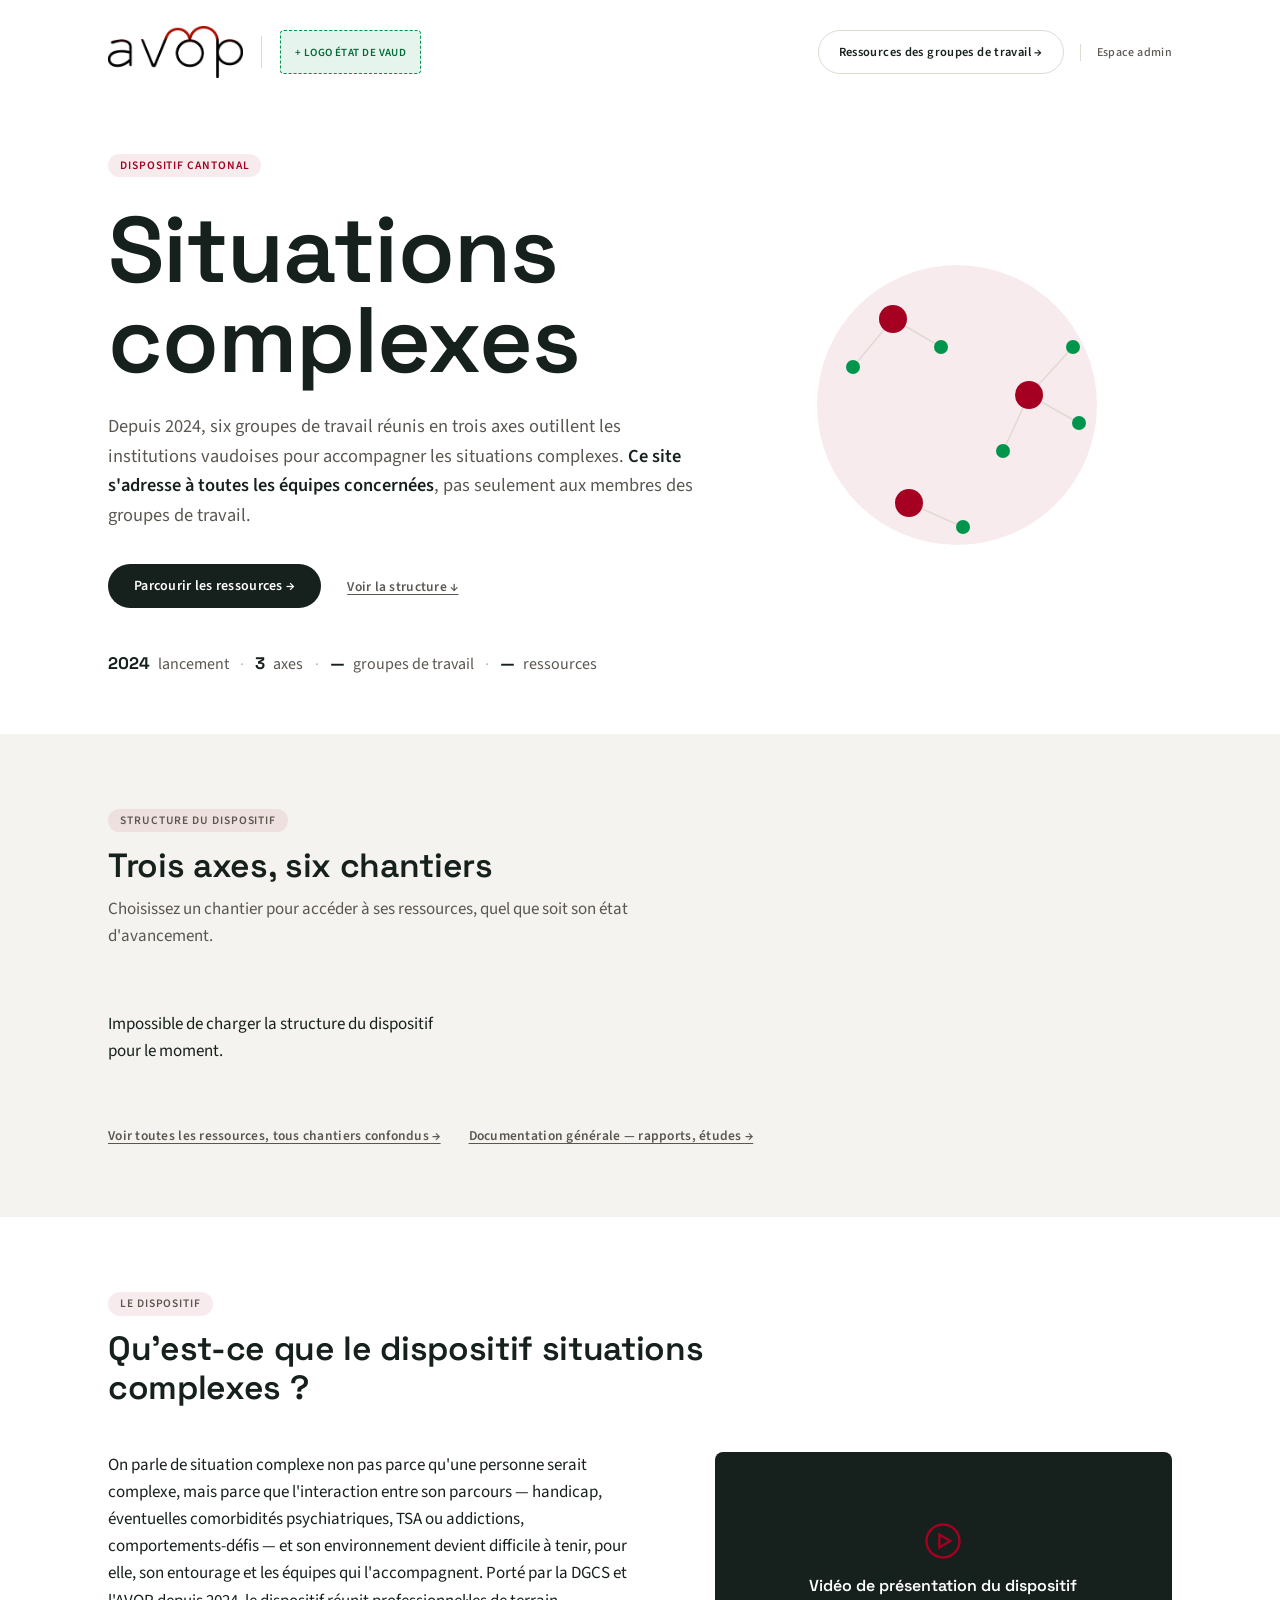
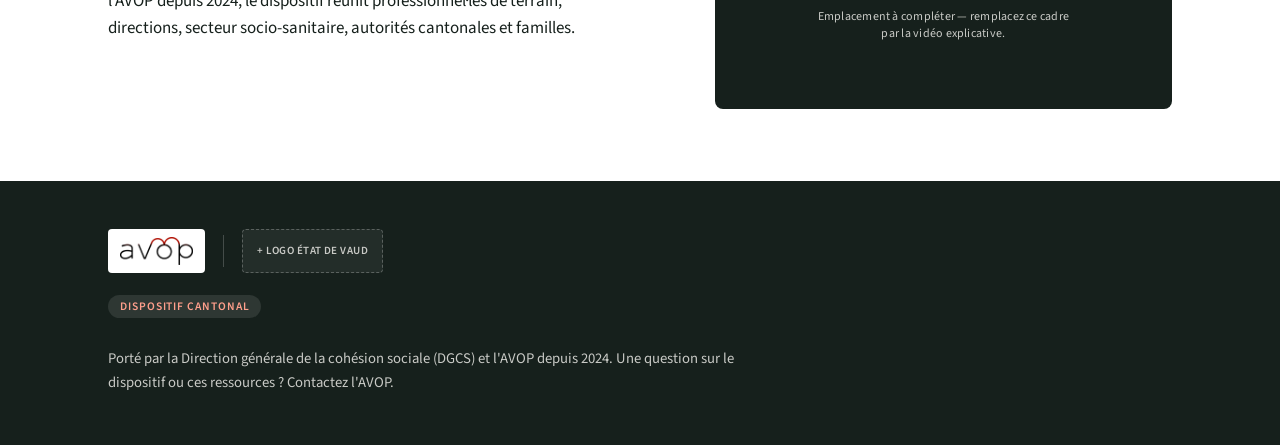
<file: index.html>
<!doctype html>
<html lang="fr">
<head>
<meta charset="utf-8">
<meta name="viewport" content="width=device-width, initial-scale=1">
<meta name="robots" content="noindex, nofollow">
<title>Situations complexes — Accompagnement des personnes adultes en situation de handicap</title>
<link rel="preconnect" href="https://fonts.googleapis.com">
<link rel="preconnect" href="https://fonts.gstatic.com" crossorigin>
<link href="https://fonts.googleapis.com/css2?family=Space+Grotesk:wght@500;600;700&family=Source+Sans+3:wght@400;500;600;700&display=swap" rel="stylesheet">
<link rel="stylesheet" href="assets/theme.css">
<style>
.bandeau{background:var(--surface);padding:26px 0 56px}
.entete{display:flex;justify-content:space-between;align-items:center;gap:16px;margin-bottom:64px;flex-wrap:wrap}
.entete .co-marque .logo-avop{height:52px}
.nav-entete{display:flex;align-items:center;gap:16px}
.lien-ressources{display:inline-flex;align-items:center;min-height:var(--cible);font:600 12.5px var(--texte);letter-spacing:.03em;color:var(--encre);text-decoration:none;border:1px solid var(--trait);border-radius:30px;padding:0 20px;transition:.15s}
.lien-ressources:hover{border-color:var(--rouge-avop);color:var(--rouge-avop)}
.lien-admin{font:500 12px var(--texte);letter-spacing:.03em;color:var(--sourdine);text-decoration:none;padding-left:16px;border-left:1px solid var(--trait)}
.lien-admin:hover{color:var(--rouge-avop)}

h1{font:600 clamp(3rem,7.5vw,5.8rem)/.98 var(--titre);max-width:820px;margin:16px 0 26px}
.chapo{color:var(--sourdine);font-size:1.15rem;line-height:1.6;max-width:600px;margin:0 0 34px}
.chapo strong{color:var(--encre);font-weight:600}

.cta-ligne{display:flex;align-items:center;gap:26px;flex-wrap:wrap;margin-bottom:44px}

.stats-ligne{display:flex;flex-wrap:wrap;align-items:baseline;gap:.5em;color:var(--sourdine);font-size:1rem;margin:0}
.stats-ligne strong{font:700 1.05em var(--titre);color:var(--encre)}
.stats-ligne .sep{opacity:.4;padding:0 .2em}

/* Repère graphique : trois nœuds d'axe (rouge) reliés à six nœuds de chantier
   (vert) — un aperçu abstrait de la structure du dispositif, pas une image
   décorative gratuite. */
.hero-grille{display:grid;grid-template-columns:1fr;align-items:center;gap:20px}
.hero-visuel{display:none}
.hero-visuel svg{width:100%;height:auto;max-width:300px;margin-left:auto}
.hero-visuel .fond{fill:var(--rouge-teinte)}
.hero-visuel line{stroke:var(--trait);stroke-width:1.5}
.hero-visuel .noeud-axe{fill:var(--rouge-avop)}
.hero-visuel .noeud-chantier{fill:var(--vert-vaud)}
@media(min-width:980px){
  .hero-grille{grid-template-columns:1.3fr .7fr}
  .hero-visuel{display:block}
}

section.bloc{padding:72px 0}
section.bloc.contraste{background:var(--surface)}
.bloc-tete{max-width:600px;margin-bottom:44px}
.bloc-tete h2{font:600 2.1rem/1.15 var(--titre);margin:14px 0 10px}
.bloc-tete p{color:var(--sourdine);margin:0}

/* Sommaire : trois colonnes d'axe, sans bordures — l'espace fait la structure */
.axes-grille{display:grid;grid-template-columns:repeat(3,1fr);gap:44px 40px}
.axe-icone{width:34px;height:34px;display:flex;align-items:center;justify-content:center;margin-bottom:14px}
.axe-icone svg{width:26px;height:26px;stroke:var(--rouge-avop);fill:none;stroke-width:1.6;stroke-linecap:round;stroke-linejoin:round}
.axe-label{font:700 11.5px var(--titre);letter-spacing:.08em;text-transform:uppercase;color:var(--rouge-avop);margin:0 0 6px}
.axe-col h3{font:600 1.3rem/1.25 var(--titre);margin:0 0 24px}
.chantiers-mini{list-style:none;margin:0;padding:0;display:flex;flex-direction:column;gap:12px}
.chantiers-mini a{display:flex;gap:14px;align-items:center;text-decoration:none;color:inherit;background:var(--surface);border:1px solid var(--trait);border-radius:var(--rayon-lg);padding:14px 16px;transition:.15s}
.chantiers-mini a:hover,.chantiers-mini a:focus-visible{border-color:var(--rouge-avop);box-shadow:var(--ombre);transform:translateY(-1px)}
.chantiers-mini .num{flex:0 0 auto;display:flex;align-items:center;justify-content:center;width:28px;height:28px;border-radius:50%;border:1.5px solid var(--rouge-avop);color:var(--rouge-avop);font:700 .74rem var(--titre);font-variant-numeric:tabular-nums}
.chantiers-mini a:hover .num{background:var(--rouge-avop);color:#fff}
.chantiers-mini .corps{min-width:0;flex:1}
.chantiers-mini .txt{display:block;font:600 1.05rem/1.35 var(--titre);color:var(--encre)}
.chantiers-mini a:hover .txt{color:var(--rouge-avop)}
.chantiers-mini .etat{display:block;margin-top:4px;font:500 13.5px var(--texte);color:var(--sourdine)}
.chantiers-mini .etat.dispo{color:var(--vert-texte)}
.chantiers-mini .fleche{flex:0 0 auto;width:18px;height:18px;stroke:var(--trait);fill:none;stroke-width:2;stroke-linecap:round;stroke-linejoin:round;transition:.15s}
.chantiers-mini a:hover .fleche{stroke:var(--rouge-avop);transform:translateX(3px)}
.liens-complementaires{margin-top:44px;display:flex;flex-wrap:wrap;gap:8px 28px}

.dispositif-corps{display:grid;grid-template-columns:1.1fr .9fr;gap:48px;align-items:start}
.dispositif-texte p{margin:0;max-width:520px}
.dispositif-media{display:flex;flex-direction:column;gap:16px}
.video-cadre{position:relative;width:100%;aspect-ratio:16/9;background:var(--encre);border-radius:var(--rayon-lg);overflow:hidden}
.video-cadre iframe{position:absolute;inset:0;width:100%;height:100%;border:0}
.video-defaut{position:absolute;inset:0;display:flex;flex-direction:column;align-items:center;justify-content:center;gap:12px;color:#fff;text-align:center;padding:20px}
.video-defaut svg{width:44px;height:44px;stroke:var(--rouge-avop);fill:none;stroke-width:1.3}
.video-defaut strong{font:600 1rem var(--titre)}
.video-defaut span{font:12px var(--texte);letter-spacing:.02em;color:#c9cac6;max-width:260px}

@media(max-width:760px){
  .entete{margin-bottom:44px}
  .axes-grille{grid-template-columns:1fr;gap:36px}
  .dispositif-corps{grid-template-columns:1fr;gap:30px}
}
</style>
</head>
<body>
<header class="bandeau"><div class="enveloppe">
<div class="entete">
  <div class="co-marque">
    <img class="logo-avop" src="assets/AVOP-logo.webp" alt="AVOP — Association vaudoise des organisations privées pour personnes en difficulté">
    <div class="separateur" aria-hidden="true"></div>
    <!-- TODO : remplacer par le logo officiel de l'État de Vaud fourni par le porteur du projet -->
    <span class="logo-vaud-attente">+ logo État de Vaud</span>
  </div>
  <nav class="nav-entete"><a class="lien-ressources" href="ressources.html">Ressources des groupes de travail →</a><a class="lien-admin" href="admin.html">Espace admin</a></nav>
</div>
<div class="hero-grille">
<div class="hero-texte">
<p class="etiquette">Dispositif cantonal</p>
<h1>Situations<br>complexes</h1>
<p class="chapo">Depuis 2024, six groupes de travail réunis en trois axes outillent les institutions vaudoises pour accompagner les situations complexes. <strong>Ce site s'adresse à toutes les équipes concernées</strong>, pas seulement aux membres des groupes de travail.</p>
<div class="cta-ligne"><a class="bouton" href="ressources.html">Parcourir les ressources →</a><a class="lien-texte" href="#chantiers">Voir la structure ↓</a></div>
<p class="stats-ligne"><strong>2024</strong> lancement<span class="sep">·</span><strong>3</strong> axes<span class="sep">·</span><strong id="stat-chantiers">—</strong> groupes de travail<span class="sep">·</span><strong id="stat-ressources">—</strong> ressources</p>
</div>
<div class="hero-visuel" aria-hidden="true">
<svg viewBox="0 0 300 300"><circle class="fond" cx="150" cy="150" r="140"></circle>
<line x1="86" y1="64" x2="46" y2="112"></line>
<line x1="86" y1="64" x2="134" y2="92"></line>
<line x1="222" y1="140" x2="266" y2="92"></line>
<line x1="222" y1="140" x2="272" y2="168"></line>
<line x1="222" y1="140" x2="196" y2="196"></line>
<line x1="102" y1="248" x2="156" y2="272"></line>
<circle class="noeud-axe" cx="86" cy="64" r="14"></circle>
<circle class="noeud-axe" cx="222" cy="140" r="14"></circle>
<circle class="noeud-axe" cx="102" cy="248" r="14"></circle>
<circle class="noeud-chantier" cx="46" cy="112" r="7"></circle>
<circle class="noeud-chantier" cx="134" cy="92" r="7"></circle>
<circle class="noeud-chantier" cx="266" cy="92" r="7"></circle>
<circle class="noeud-chantier" cx="272" cy="168" r="7"></circle>
<circle class="noeud-chantier" cx="196" cy="196" r="7"></circle>
<circle class="noeud-chantier" cx="156" cy="272" r="7"></circle>
</svg>
</div>
</div>
</div></header>

<main>
<section class="bloc" id="chantiers"><div class="enveloppe">
<div class="bloc-tete"><p class="etiquette">Structure du dispositif</p><h2>Trois axes, six chantiers</h2><p>Choisissez un chantier pour accéder à ses ressources, quel que soit son état d'avancement.</p></div>
<div class="axes-grille" id="sommaire" aria-live="polite"></div>
<div class="liens-complementaires">
<a class="lien-texte" href="ressources.html">Voir toutes les ressources, tous chantiers confondus →</a>
<a class="lien-texte" id="lien-doc-generale" href="ressources.html?gt=general">Documentation générale — rapports, études <span id="nb-doc-generale"></span>→</a>
</div>
</div></section>

<!-- Zone éditoriale : adaptez ce texte de présentation du dispositif à votre contenu réel. -->
<section class="bloc contraste" id="dispositif"><div class="enveloppe">
<div class="bloc-tete"><p class="etiquette">Le dispositif</p><h2>Qu'est-ce que le dispositif situations complexes ?</h2></div>
<div class="dispositif-corps">
<div class="dispositif-texte">
<p>On parle de situation complexe non pas parce qu'une personne serait complexe, mais parce que l'interaction entre son parcours — handicap, éventuelles comorbidités psychiatriques, TSA ou addictions, comportements-défis — et son environnement devient difficile à tenir, pour elle, son entourage et les équipes qui l'accompagnent. Porté par la DGCS et l'AVOP depuis 2024, le dispositif réunit professionnel·les de terrain, directions, secteur socio-sanitaire, autorités cantonales et familles.</p>
</div>
<div class="dispositif-media">
<div class="video-cadre">
<!-- Remplacez ce bloc par une balise iframe pointant vers la vidéo de présentation (YouTube, Vimeo…), par exemple :
<iframe src="https://www.youtube.com/embed/VOTRE_ID" title="Présentation du dispositif situations complexes" allow="accelerometer; autoplay; clipboard-write; encrypted-media; gyroscope; picture-in-picture" allowfullscreen></iframe> -->
<div class="video-defaut"><svg viewBox="0 0 24 24" aria-hidden="true"><circle cx="12" cy="12" r="9"></circle><path d="M10 8.5 16 12l-6 3.5z"></path></svg><strong>Vidéo de présentation du dispositif</strong><span>Emplacement à compléter — remplacez ce cadre par la vidéo explicative.</span></div>
</div>
</div>
</div>
</div></section>
</main>

<footer><div class="enveloppe">
<div class="co-marque">
  <img class="logo-avop" src="assets/AVOP-logo.webp" alt="AVOP — Association vaudoise des organisations privées pour personnes en difficulté">
  <div class="separateur" aria-hidden="true"></div>
  <!-- TODO : remplacer par le logo officiel de l'État de Vaud fourni par le porteur du projet -->
  <span class="logo-vaud-attente">+ logo État de Vaud</span>
</div>
<p class="etiquette">Dispositif cantonal</p>
<p>Porté par la Direction générale de la cohésion sociale (DGCS) et l'AVOP depuis 2024. Une question sur le dispositif ou ces ressources ? Contactez l'AVOP.</p>
</div></footer>

<script>
function pad(n){return String(n).padStart(2,'0')}
const ICONES_AXE={
  environnement:'<path d="M4 21V10.5L12 5l8 5.5V21"/><path d="M9.5 21v-6.5h5V21"/>',
  soutien:'<circle cx="9" cy="12" r="5"/><circle cx="15.5" cy="12" r="5"/>',
  orientation:'<circle cx="12" cy="12" r="9"/><path d="M15.5 8.5 13 13l-4.5 2.5L11 11z"/>'
};
Promise.all([
  fetch('data/groupes.json').then(r=>r.json()),
  fetch('data/config.json').then(r=>r.json())
]).then(([data,config])=>fetch(`${config.supabaseUrl}/rest/v1/ressources?select=id,gt`,{headers:{apikey:config.supabaseAnonKey,Authorization:`Bearer ${config.supabaseAnonKey}`}}).then(r=>r.json()).then(rows=>{
  const AXES=data.axes.slice().sort((a,b)=>a.numero-b.numero), GROUPES=data.groupes, DOC_GENERALE=data.documentationGenerale;
  document.getElementById('stat-chantiers').textContent=GROUPES.length;
  document.getElementById('stat-ressources').textContent=rows.length;

  if(DOC_GENERALE){
    const nbGenerale=rows.filter(r=>r.gt===DOC_GENERALE.id).length;
    document.getElementById('nb-doc-generale').textContent=nbGenerale?`(${nbGenerale}) `:'';
  }

  const sommaire=document.getElementById('sommaire');
  AXES.forEach(axe=>{
    const chantiers=GROUPES.filter(g=>g.axe===axe.id).sort((a,b)=>a.numero-b.numero);
    const col=document.createElement('div');col.className='axe-col';
    const icone=ICONES_AXE[axe.id]||'';
    col.innerHTML=`<div class="axe-icone"><svg viewBox="0 0 24 24" aria-hidden="true">${icone}</svg></div><p class="axe-label">Axe ${pad(axe.numero)}</p><h3>${axe.nom}</h3>`;
    const ul=document.createElement('ul');ul.className='chantiers-mini';
    chantiers.forEach(g=>{
      const nb=rows.filter(r=>r.gt===g.id).length;
      const li=document.createElement('li');
      const a=document.createElement('a');a.href=`ressources.html?gt=${g.id}`;
      const etat=nb>0?`<span class="etat dispo">${nb} ressource${nb!==1?'s':''}</span>`:`<span class="etat">À venir</span>`;
      a.innerHTML=`<span class="num">${pad(g.numero)}</span><span class="corps"><span class="txt">${g.nom}</span>${etat}</span><svg class="fleche" viewBox="0 0 24 24" aria-hidden="true"><path d="M9 6l6 6-6 6"/></svg>`;
      li.appendChild(a);ul.appendChild(li);
    });
    col.appendChild(ul);sommaire.appendChild(col);
  });
})).catch(()=>{document.getElementById('sommaire').innerHTML='<p>Impossible de charger la structure du dispositif pour le moment.</p>'});
</script>
</body></html>
</file>
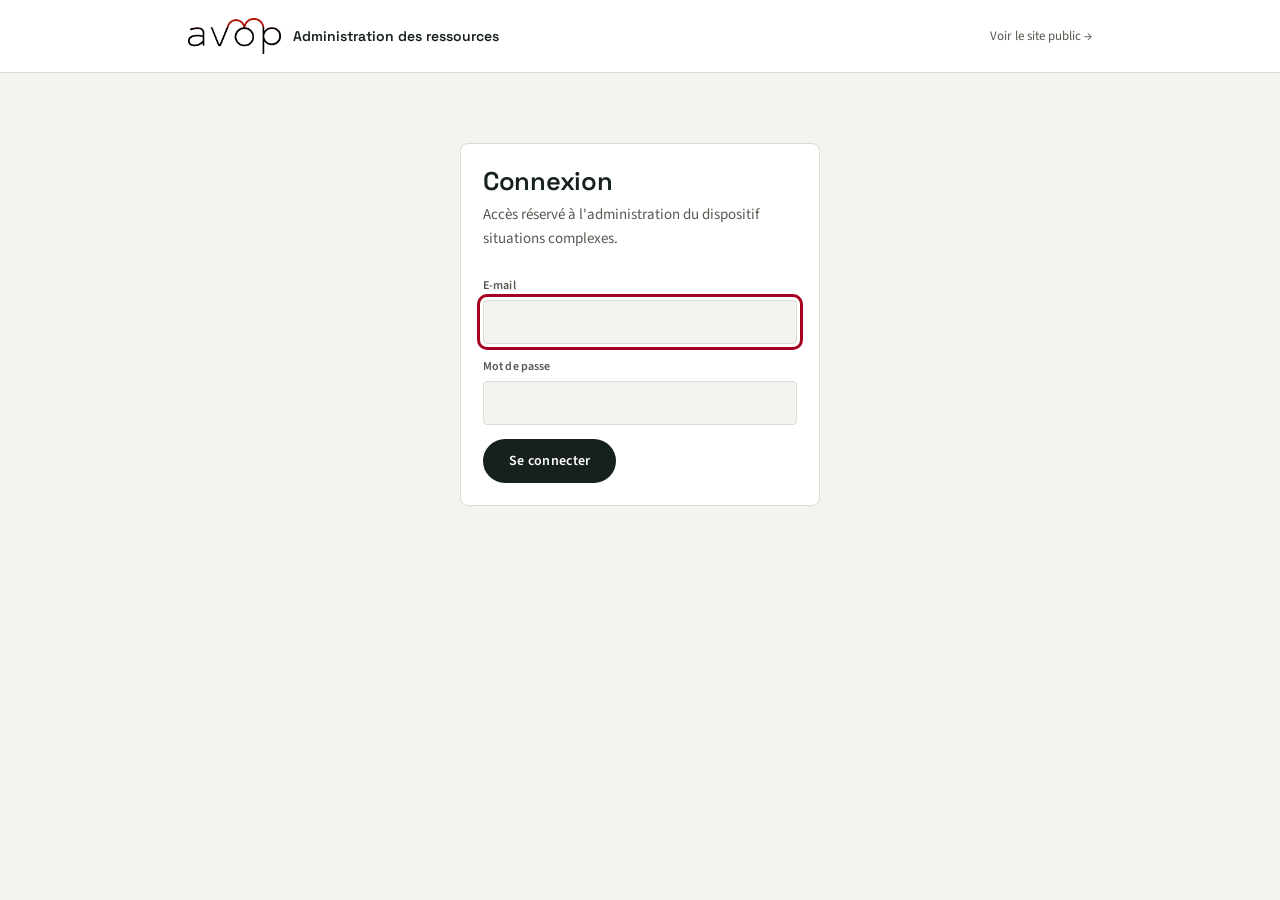
<file: admin.html>
<!doctype html>
<html lang="fr">
<head>
<meta charset="utf-8">
<meta name="viewport" content="width=device-width, initial-scale=1">
<meta name="robots" content="noindex, nofollow">
<title>Administration — Situations complexes</title>
<link rel="preconnect" href="https://fonts.googleapis.com">
<link rel="preconnect" href="https://fonts.gstatic.com" crossorigin>
<link href="https://fonts.googleapis.com/css2?family=Space+Grotesk:wght@500;600;700&family=Source+Sans+3:wght@400;500;600;700&display=swap" rel="stylesheet">
<link rel="stylesheet" href="assets/theme.css">
<style>
body{font-size:15px}
.enveloppe{max-width:960px}
header{background:var(--surface);border-bottom:1px solid var(--trait);padding:18px 0}
.entete{display:flex;align-items:center;justify-content:space-between;flex-wrap:wrap;gap:10px}
.marque{display:flex;align-items:center;gap:12px}.marque .logo-avop{height:36px}.marque strong{font:600 14px var(--titre)}
header nav a{color:var(--sourdine);text-decoration:none;font-size:13px;margin-left:18px}
header nav a:hover{color:var(--rouge-avop)}
main{padding:32px 0 80px}
h1{font:600 1.6rem/1.2 var(--titre);margin:0 0 6px}
.souscription{color:var(--sourdine);margin:0 0 26px}
.carte{background:var(--surface);border:1px solid var(--trait);border-radius:var(--rayon-lg);padding:22px;margin-bottom:22px}
.champ{margin-bottom:14px}
.champ label{display:block;font:600 12px var(--texte);letter-spacing:.01em;margin-bottom:6px;color:var(--sourdine)}
.champ .aide{font-size:11.5px;color:var(--sourdine);margin-top:4px}
.champ .erreur-champ{font-size:12px;color:var(--rouge-avop);margin-top:4px}
.champ input[type=text],.champ input[type=password],.champ input[type=email],.champ input[type=url],.champ select,.champ textarea{width:100%;border:1px solid var(--trait);border-radius:var(--rayon);padding:9px 11px;background:var(--papier);color:var(--encre);min-height:40px}
.champ textarea{min-height:70px;resize:vertical}
.grille2{display:grid;grid-template-columns:1fr 1fr;gap:14px}
.grille3{display:grid;grid-template-columns:1fr 1fr 1fr;gap:14px}
.actions{display:flex;gap:10px;align-items:center;flex-wrap:wrap}
.message{border-radius:var(--rayon);padding:10px 14px;font-size:13.5px;margin-bottom:16px}
.message.erreur{background:#fdecea;color:#8a1c12}
.message.ok{background:#e9f6ec;color:#1e6b32}
.axe-bloc{margin-bottom:34px}
.axe-bloc > h2{font:600 1.1rem var(--titre);margin:0 0 2px}
.axe-bloc > p.intro-axe{color:var(--sourdine);font-size:12.5px;margin:0 0 14px}
.groupe-bloc{margin-bottom:22px;padding-left:14px;border-left:3px solid var(--trait)}
.groupe-bloc h3{font:600 1rem var(--titre);margin:0 0 4px}
.groupe-bloc .nb{color:var(--sourdine);font-size:12px;margin:0 0 10px}
.ressource-ligne{display:flex;align-items:flex-start;gap:12px;padding:12px 0;border-bottom:1px solid var(--trait)}
.ressource-ligne:last-child{border-bottom:0}
.reordonner{display:flex;flex-direction:column;gap:2px;flex:0 0 auto}
.reordonner button{width:28px;height:28px;border:1px solid var(--trait);background:var(--surface);border-radius:4px;cursor:pointer;color:var(--sourdine);font-size:12px;line-height:1}
.reordonner button:hover:not(:disabled){border-color:var(--rouge-avop);color:var(--rouge-avop)}
.reordonner button:disabled{opacity:.35;cursor:default}
.ressource-corps{flex:1;min-width:0}
.ressource-corps .meta{font-size:11px;letter-spacing:.03em;text-transform:uppercase;color:var(--sourdine);display:flex;gap:8px;flex-wrap:wrap;margin-bottom:3px}
.ressource-corps .meta .badge{border:1px solid var(--trait);border-radius:20px;padding:0 8px}
.ressource-corps h4{font:600 .98rem var(--titre);margin:0 0 3px}
.ressource-corps p{margin:0 0 3px;color:var(--sourdine);font-size:12.5px}
.ressource-corps a{color:var(--rouge-avop);font-size:11.5px;word-break:break-all}
.ressource-actions-ligne{display:flex;gap:8px;flex:0 0 auto}
.login-cadre{max-width:360px;margin:70px auto 0}
.masque{display:none}
.upload-etat{font-size:12px;color:var(--sourdine);margin-top:6px}
.io-actions{display:flex;gap:12px;flex-wrap:wrap;align-items:center;margin-bottom:8px}
.io-actions .aide{width:100%;font-size:12px;color:var(--sourdine);margin:0}
.champ-fichier{display:inline-flex}
</style>
</head>
<body>

<header><div class="enveloppe entete">
<div class="marque"><img class="logo-avop" src="assets/AVOP-logo.webp" alt="AVOP"><strong>Administration des ressources</strong></div>
<nav><a href="ressources.html">Voir le site public →</a> <a href="#" id="lien-deconnexion" class="masque">Se déconnecter</a></nav>
</div></header>

<main class="enveloppe">

<section id="ecran-connexion">
  <div class="carte login-cadre">
    <h1>Connexion</h1>
    <p class="souscription">Accès réservé à l'administration du dispositif situations complexes.</p>
    <div id="message-connexion"></div>
    <form id="form-connexion">
      <div class="champ"><label for="email">E-mail</label><input type="email" id="email" name="email" autocomplete="username" required autofocus></div>
      <div class="champ"><label for="mdp">Mot de passe</label><input type="password" id="mdp" name="password" autocomplete="current-password" required></div>
      <button class="bouton" type="submit">Se connecter</button>
    </form>
  </div>
</section>

<section id="ecran-admin" class="masque">
  <h1>Ressources des groupes de travail</h1>
  <p class="souscription">Ajoutez, modifiez, réordonnez ou retirez les documents et liens publiés sur le site. Les changements sont mis en ligne automatiquement (~1 minute).</p>
  <div id="message-admin"></div>

  <div class="carte">
    <h2 id="titre-formulaire" style="margin:0 0 16px;font:600 1.05rem var(--titre)">Ajouter une ressource</h2>
    <form id="form-ressource" novalidate>
      <input type="hidden" id="r-id">
      <div class="grille3">
        <div class="champ"><label for="r-gt">Groupe de travail</label><select id="r-gt" required></select></div>
        <div class="champ"><label for="r-genre">Format</label>
          <select id="r-genre" required>
            <option value="document">Document</option>
            <option value="video">Vidéo</option>
            <option value="presentation">Présentation</option>
            <option value="lien">Lien utile</option>
          </select>
        </div>
        <div class="champ"><label for="r-origine">Origine</label>
          <select id="r-origine" required>
            <option value="gt">Produite par le GT</option>
            <option value="externe">Ressource externe</option>
          </select>
        </div>
      </div>
      <div class="champ"><label for="r-titre">Titre</label><input type="text" id="r-titre" required></div>
      <div class="champ"><label for="r-texte">Description en langage clair — à quoi ça sert pour une équipe</label><textarea id="r-texte" required placeholder="Ex. Un outil pour préparer la réunion de transition avec le futur établissement adulte."></textarea></div>
      <div class="grille3">
        <div class="champ"><label for="r-date">Date</label><input type="text" id="r-date" placeholder="ex. février 2026"></div>
        <div class="champ"><label for="r-duree">Durée (vidéo/présentation)</label><input type="text" id="r-duree" placeholder="ex. 12 min"></div>
        <div class="champ"><label for="r-poids">Poids du fichier</label><input type="text" id="r-poids" placeholder="ex. 1,2 Mo"></div>
      </div>
      <div class="champ">
        <label for="r-lien">Lien</label>
        <input type="text" id="r-lien" placeholder="https://… ou déposez un fichier ci-dessous" required>
        <div class="aide">URL complète (https://…) requise, ou fichier déposé ci-dessous.</div>
        <input class="champ-fichier" type="file" id="r-fichier" accept=".pdf,.xlsx,.xls,.docx,.doc,.pptx,.ppt" style="margin-top:8px">
        <div class="upload-etat" id="upload-etat"></div>
      </div>
      <div id="erreurs-formulaire"></div>
      <div class="actions">
        <button class="bouton" type="submit" id="bouton-enregistrer">Ajouter la ressource</button>
        <button class="bouton secondaire masque" type="button" id="bouton-annuler">Annuler la modification</button>
      </div>
    </form>
  </div>

  <div class="carte">
    <h2 style="margin:0 0 12px;font:600 1.05rem var(--titre)">Sauvegarde hors ligne</h2>
    <div class="io-actions">
      <button class="bouton secondaire" type="button" id="bouton-exporter">Exporter en JSON</button>
      <label class="bouton secondaire" style="cursor:pointer" for="fichier-import">Importer un JSON</label>
      <input type="file" id="fichier-import" accept="application/json" class="masque">
      <p class="aide">L'export produit un fichier des ressources actuelles, à conserver comme sauvegarde. L'import ajoute ou met à jour les ressources du fichier choisi (les entrées incomplètes sont ignorées) — utile pour travailler hors ligne ou restaurer une version antérieure.</p>
    </div>
  </div>

  <div id="liste-groupes"></div>
</section>

</main>

<script>
const $=id=>document.getElementById(id);
let RESOURCES=[],GROUPES=[],AXES=[],DOC_GENERALE=null,CONFIG=null,SESSION=null;

function afficherMessage(zone,texte,type){zone.innerHTML=texte?`<div class="message ${type}">${texte}</div>`:'';}

async function supabase(path,options={}){
  const res=await fetch(`${CONFIG.supabaseUrl}${path}`,{
    ...options,
    headers:{
      apikey:CONFIG.supabaseAnonKey,
      Authorization:`Bearer ${SESSION?SESSION.access_token:CONFIG.supabaseAnonKey}`,
      ...(options.headers||{})
    }
  });
  let body=null;
  try{body=await res.json()}catch{}
  if(!res.ok) throw new Error((body&&(body.error_description||body.msg||body.message))||`Erreur (${res.status})`);
  return body;
}

function sauverSession(session){
  SESSION=session;
  if(session) localStorage.setItem('admin_session',JSON.stringify(session));
  else localStorage.removeItem('admin_session');
}

$('form-connexion').addEventListener('submit',async(e)=>{
  e.preventDefault();
  const msg=$('message-connexion');afficherMessage(msg,'','');
  try{
    CONFIG=CONFIG||await fetch('data/config.json',{cache:'no-store'}).then(r=>r.json());
    const session=await supabase('/auth/v1/token?grant_type=password',{
      method:'POST',
      headers:{'Content-Type':'application/json'},
      body:JSON.stringify({email:$('email').value,password:$('mdp').value})
    });
    sauverSession(session);
    $('mdp').value='';
    entrerAdmin();
  }catch(err){afficherMessage(msg,'Connexion refusée : e-mail ou mot de passe incorrect.','erreur')}
});
$('lien-deconnexion').addEventListener('click',(e)=>{
  e.preventDefault();
  sauverSession(null);
  location.reload();
});

function entrerAdmin(){
  $('ecran-connexion').classList.add('masque');
  $('ecran-admin').classList.remove('masque');
  $('lien-deconnexion').classList.remove('masque');
  chargerDonnees().catch(err=>afficherMessage($('message-admin'),`Impossible de charger les ressources : ${err.message}. La colonne "ordre" ou "poids" existe-t-elle sur la table (voir supabase/migration-ordre-poids.sql) ?`,'erreur'));
}

async function chargerDonnees(){
  const data=await fetch('data/groupes.json',{cache:'no-store'}).then(r=>r.json());
  AXES=data.axes.slice().sort((a,b)=>a.numero-b.numero);GROUPES=data.groupes;DOC_GENERALE=data.documentationGenerale||null;
  // Tri côté client (et non via ?order=) pour rester compatible avec une base
  // qui n'a pas encore reçu la migration ajoutant la colonne "ordre".
  RESOURCES=await supabase('/rest/v1/ressources?select=*');
  RESOURCES.sort((a,b)=>a.gt.localeCompare(b.gt)||((a.ordre??999999)-(b.ordre??999999))||(a.created_at||'').localeCompare(b.created_at||''));
  const sel=$('r-gt');
  sel.innerHTML=AXES.map(axe=>`<optgroup label="Axe ${axe.numero} — ${axe.nom}">${GROUPES.filter(g=>g.axe===axe.id).map(g=>`<option value="${g.id}">${g.nom}</option>`).join('')}</optgroup>`).join('')
    +(DOC_GENERALE?`<optgroup label="Hors axe">${`<option value="${DOC_GENERALE.id}">${DOC_GENERALE.nom}</option>`}</optgroup>`:'');
  rendreListe();
}

function construireGroupeBloc(id,numero,nom){
  const items=RESOURCES.filter(r=>r.gt===id);
  const bloc=document.createElement('div');bloc.className='groupe-bloc';
  bloc.innerHTML=`<h3>${numero!=null?`${numero}. `:''}${nom}</h3><p class="nb">${items.length} ressource${items.length!==1?'s':''}${!items.length?' — travaux en cours, aucune ressource publiée':''}</p>`;
  items.forEach((r,i)=>{
    const ligne=document.createElement('div');ligne.className='ressource-ligne';
    ligne.innerHTML=`<div class="reordonner">
      <button type="button" data-monter="${r.id}" aria-label="Monter « ${r.titre} »" ${i===0?'disabled':''}>▲</button>
      <button type="button" data-descendre="${r.id}" aria-label="Descendre « ${r.titre} »" ${i===items.length-1?'disabled':''}>▼</button>
    </div>
    <div class="ressource-corps">
      <div class="meta"><span>${r.genre}</span>${r.date?`<span>/ ${r.date}</span>`:''}${r.poids?`<span>/ ${r.poids}</span>`:''}${r.origine==='externe'?'<span class="badge">Externe</span>':''}</div>
      <h4>${r.titre}</h4>
      <p>${r.texte||''}</p>
      <a href="${r.lien}" target="_blank" rel="noopener">${r.lien}</a>
    </div>
    <div class="ressource-actions-ligne">
      <button class="bouton secondaire" data-modifier="${r.id}">Modifier</button>
      <button class="bouton danger" data-supprimer="${r.id}">Supprimer</button>
    </div>`;
    bloc.appendChild(ligne);
  });
  return bloc;
}

function rendreListe(){
  const zone=$('liste-groupes');zone.innerHTML='';
  AXES.forEach(axe=>{
    const groupesAxe=GROUPES.filter(g=>g.axe===axe.id);
    const blocAxe=document.createElement('div');blocAxe.className='axe-bloc';
    blocAxe.innerHTML=`<h2>Axe ${axe.numero} — ${axe.nom}</h2><p class="intro-axe">${axe.intro}</p>`;
    groupesAxe.forEach(g=>blocAxe.appendChild(construireGroupeBloc(g.id,g.numero,g.nom)));
    zone.appendChild(blocAxe);
  });
  if(DOC_GENERALE){
    const blocDoc=document.createElement('div');blocDoc.className='axe-bloc';
    blocDoc.innerHTML=`<h2>${DOC_GENERALE.nom}</h2><p class="intro-axe">${DOC_GENERALE.intro}</p>`;
    blocDoc.appendChild(construireGroupeBloc(DOC_GENERALE.id,null,'Ressources'));
    zone.appendChild(blocDoc);
  }
  zone.querySelectorAll('[data-modifier]').forEach(b=>b.addEventListener('click',()=>chargerPourEdition(b.dataset.modifier)));
  zone.querySelectorAll('[data-supprimer]').forEach(b=>b.addEventListener('click',()=>supprimer(b.dataset.supprimer)));
  zone.querySelectorAll('[data-monter]').forEach(b=>b.addEventListener('click',()=>reordonner(b.dataset.monter,'haut')));
  zone.querySelectorAll('[data-descendre]').forEach(b=>b.addEventListener('click',()=>reordonner(b.dataset.descendre,'bas')));
}

// --- Réordonnancement manuel (colonne "ordre") ---
async function reordonner(id,sens){
  const r=RESOURCES.find(x=>x.id===id);if(!r)return;
  const items=RESOURCES.filter(x=>x.gt===r.gt).sort((a,b)=>(a.ordre??999999)-(b.ordre??999999)||(a.created_at||'').localeCompare(b.created_at||''));
  if(items.some(x=>x.ordre==null)){
    await Promise.all(items.map((x,i)=>{x.ordre=i;return supabase(`/rest/v1/ressources?id=eq.${encodeURIComponent(x.id)}`,{method:'PATCH',headers:{'Content-Type':'application/json'},body:JSON.stringify({ordre:i})})}));
  }
  const idx=items.findIndex(x=>x.id===id);
  const cible=idx+(sens==='haut'?-1:1);
  if(cible<0||cible>=items.length)return;
  const a=items[idx],b=items[cible];
  const oa=a.ordre,ob=b.ordre;
  a.ordre=ob;b.ordre=oa;
  try{
    await Promise.all([
      supabase(`/rest/v1/ressources?id=eq.${encodeURIComponent(a.id)}`,{method:'PATCH',headers:{'Content-Type':'application/json'},body:JSON.stringify({ordre:a.ordre})}),
      supabase(`/rest/v1/ressources?id=eq.${encodeURIComponent(b.id)}`,{method:'PATCH',headers:{'Content-Type':'application/json'},body:JSON.stringify({ordre:b.ordre})})
    ]);
  }catch(err){afficherMessage($('message-admin'),err.message,'erreur');a.ordre=oa;b.ordre=ob;}
  rendreListe();
}

function chargerPourEdition(id){
  const r=RESOURCES.find(x=>x.id===id);if(!r)return;
  $('r-id').value=r.id;$('r-gt').value=r.gt;$('r-genre').value=r.genre;$('r-origine').value=r.origine;
  $('r-titre').value=r.titre;$('r-texte').value=r.texte||'';$('r-date').value=r.date||'';$('r-duree').value=r.duree||'';$('r-poids').value=r.poids||'';$('r-lien').value=r.lien;
  $('titre-formulaire').textContent='Modifier la ressource';
  $('bouton-enregistrer').textContent='Enregistrer les modifications';
  $('bouton-annuler').classList.remove('masque');
  $('erreurs-formulaire').innerHTML='';
  window.scrollTo({top:0,behavior:'smooth'});
}

function reinitialiserFormulaire(){
  $('form-ressource').reset();$('r-id').value='';
  $('titre-formulaire').textContent='Ajouter une ressource';
  $('bouton-enregistrer').textContent='Ajouter la ressource';
  $('bouton-annuler').classList.add('masque');
  $('upload-etat').textContent='';
  $('erreurs-formulaire').innerHTML='';
}
$('bouton-annuler').addEventListener('click',reinitialiserFormulaire);

const DIACRITICS=new RegExp('[̀-ͯ]','g');
function slugify(t){return String(t).toLowerCase().normalize('NFD').replace(DIACRITICS,'').replace(/[^a-z0-9]+/g,'-').replace(/^-+|-+$/g,'').slice(0,60)}

$('r-fichier').addEventListener('change',async()=>{
  const fichier=$('r-fichier').files[0];if(!fichier)return;
  const etat=$('upload-etat');etat.textContent='Envoi en cours…';
  try{
    const path=`${slugify(fichier.name.replace(/\.[^.]+$/,''))}-${Date.now().toString(36)}.${fichier.name.split('.').pop().toLowerCase()}`;
    await supabase(`/storage/v1/object/documents/${path}`,{method:'POST',headers:{'Content-Type':fichier.type||'application/octet-stream','x-upsert':'true'},body:fichier});
    const urlPublique=`${CONFIG.supabaseUrl}/storage/v1/object/public/documents/${path}`;
    $('r-lien').value=urlPublique;
    if(fichier.size){const ko=fichier.size/1024;$('r-poids').value=ko<1024?`${Math.round(ko)} Ko`:`${(ko/1024).toFixed(1)} Mo`}
    etat.textContent=`Fichier envoyé : ${path}`;
  }catch(err){etat.textContent=`Échec de l'envoi : ${err.message}`}
});

// --- Validation : bloque toute entrée incomplète ou lien mal formé ---
function validerRessource(p){
  const erreurs=[];
  if(!p.gt) erreurs.push('Le groupe de travail est requis.');
  if(!p.genre) erreurs.push('Le format est requis.');
  if(!p.titre) erreurs.push('Le titre est requis.');
  if(!p.texte) erreurs.push("La description en langage clair est requise : elle doit dire à quoi la ressource sert pour une équipe.");
  if(!p.lien) erreurs.push('Le lien est requis.');
  else if(!/^https?:\/\/\S+$/i.test(p.lien)) erreurs.push('Le lien doit être une URL complète commençant par http:// ou https:// (déposez un fichier pour en obtenir une automatiquement).');
  return erreurs;
}

$('form-ressource').addEventListener('submit',async(e)=>{
  e.preventDefault();
  const msg=$('message-admin');afficherMessage(msg,'','');
  const id=$('r-id').value;
  const payload={gt:$('r-gt').value,genre:$('r-genre').value,origine:$('r-origine').value,titre:$('r-titre').value.trim(),texte:$('r-texte').value.trim(),date:$('r-date').value,duree:$('r-duree').value||null,poids:$('r-poids').value||null,lien:$('r-lien').value.trim()};
  const erreurs=validerRessource(payload);
  const zoneErreurs=$('erreurs-formulaire');
  if(erreurs.length){
    zoneErreurs.innerHTML=`<div class="message erreur">${erreurs.join('<br>')}</div>`;
    return;
  }
  zoneErreurs.innerHTML='';
  const boutonEnregistrer=$('bouton-enregistrer');boutonEnregistrer.disabled=true;
  try{
    let resource;
    if(id){
      const rows=await supabase(`/rest/v1/ressources?id=eq.${encodeURIComponent(id)}`,{method:'PATCH',headers:{'Content-Type':'application/json',Prefer:'return=representation'},body:JSON.stringify(payload)});
      resource=rows[0];
      const idx=RESOURCES.findIndex(r=>r.id===id);RESOURCES[idx]=resource;
    }else{
      const newId=`${slugify(payload.gt)}-${slugify(payload.titre)}-${Date.now().toString(36)}`;
      const rows=await supabase('/rest/v1/ressources',{method:'POST',headers:{'Content-Type':'application/json',Prefer:'return=representation'},body:JSON.stringify({id:newId,...payload})});
      resource=rows[0];
      RESOURCES.push(resource);
    }
    rendreListe();reinitialiserFormulaire();
    afficherMessage(msg,'Ressource enregistrée. Elle est déjà en ligne sur le site public.','ok');
  }catch(err){afficherMessage(msg,err.message,'erreur')}
  finally{boutonEnregistrer.disabled=false}
});

async function supprimer(id){
  const r=RESOURCES.find(x=>x.id===id);if(!r)return;
  if(!confirm(`Supprimer « ${r.titre} » ?`))return;
  const msg=$('message-admin');afficherMessage(msg,'','');
  try{
    await supabase(`/rest/v1/ressources?id=eq.${encodeURIComponent(id)}`,{method:'DELETE'});
    RESOURCES=RESOURCES.filter(x=>x.id!==id);
    rendreListe();
    afficherMessage(msg,'Ressource supprimée.','ok');
  }catch(err){afficherMessage(msg,err.message,'erreur')}
}

// --- Export / import JSON, pour le travail hors ligne et la restauration ---
$('bouton-exporter').addEventListener('click',()=>{
  const donnees={exporte_le:new Date().toISOString(),axes:AXES,groupes:GROUPES,documentationGenerale:DOC_GENERALE,ressources:RESOURCES};
  const blob=new Blob([JSON.stringify(donnees,null,2)],{type:'application/json'});
  const url=URL.createObjectURL(blob);
  const a=document.createElement('a');
  a.href=url;a.download=`ressources-situations-complexes-${new Date().toISOString().slice(0,10)}.json`;
  document.body.appendChild(a);a.click();a.remove();
  URL.revokeObjectURL(url);
});

$('fichier-import').addEventListener('change',async()=>{
  const fichier=$('fichier-import').files[0];if(!fichier)return;
  const msg=$('message-admin');afficherMessage(msg,'','');
  try{
    const texte=await fichier.text();
    const donnees=JSON.parse(texte);
    const ressourcesImportees=Array.isArray(donnees) ? donnees : donnees.ressources;
    if(!Array.isArray(ressourcesImportees)) throw new Error('Format inattendu : le fichier doit contenir un tableau "ressources".');
    const valides=[],invalides=[];
    ressourcesImportees.forEach(r=>{
      const erreurs=r&&r.id ? validerRessource(r) : ['id manquant'];
      if(erreurs.length) invalides.push(r&&r.titre||r&&r.id||'(sans titre)');
      else valides.push({id:r.id,gt:r.gt,genre:r.genre,origine:r.origine,titre:r.titre,texte:r.texte,date:r.date||'',duree:r.duree||null,poids:r.poids||null,lien:r.lien,ordre:r.ordre??null});
    });
    if(valides.length){
      await supabase('/rest/v1/ressources?on_conflict=id',{method:'POST',headers:{'Content-Type':'application/json',Prefer:'resolution=merge-duplicates,return=representation'},body:JSON.stringify(valides)});
    }
    await chargerDonnees();
    afficherMessage(msg,`Import terminé : ${valides.length} ressource${valides.length!==1?'s':''} enregistrée${valides.length!==1?'s':''}${invalides.length?`, ${invalides.length} ignorée${invalides.length!==1?'s':''} (incomplètes) : ${invalides.join(', ')}`:''}.`, invalides.length?'erreur':'ok');
  }catch(err){afficherMessage(msg,`Échec de l'import : ${err.message}`,'erreur')}
  finally{$('fichier-import').value=''}
});

(async()=>{
  CONFIG=await fetch('data/config.json',{cache:'no-store'}).then(r=>r.json());
  const stockee=localStorage.getItem('admin_session');
  if(!stockee)return;
  try{
    SESSION=JSON.parse(stockee);
    await supabase('/auth/v1/user');
    entrerAdmin();
  }catch{sauverSession(null)}
})();
</script>
</body></html>
</file>
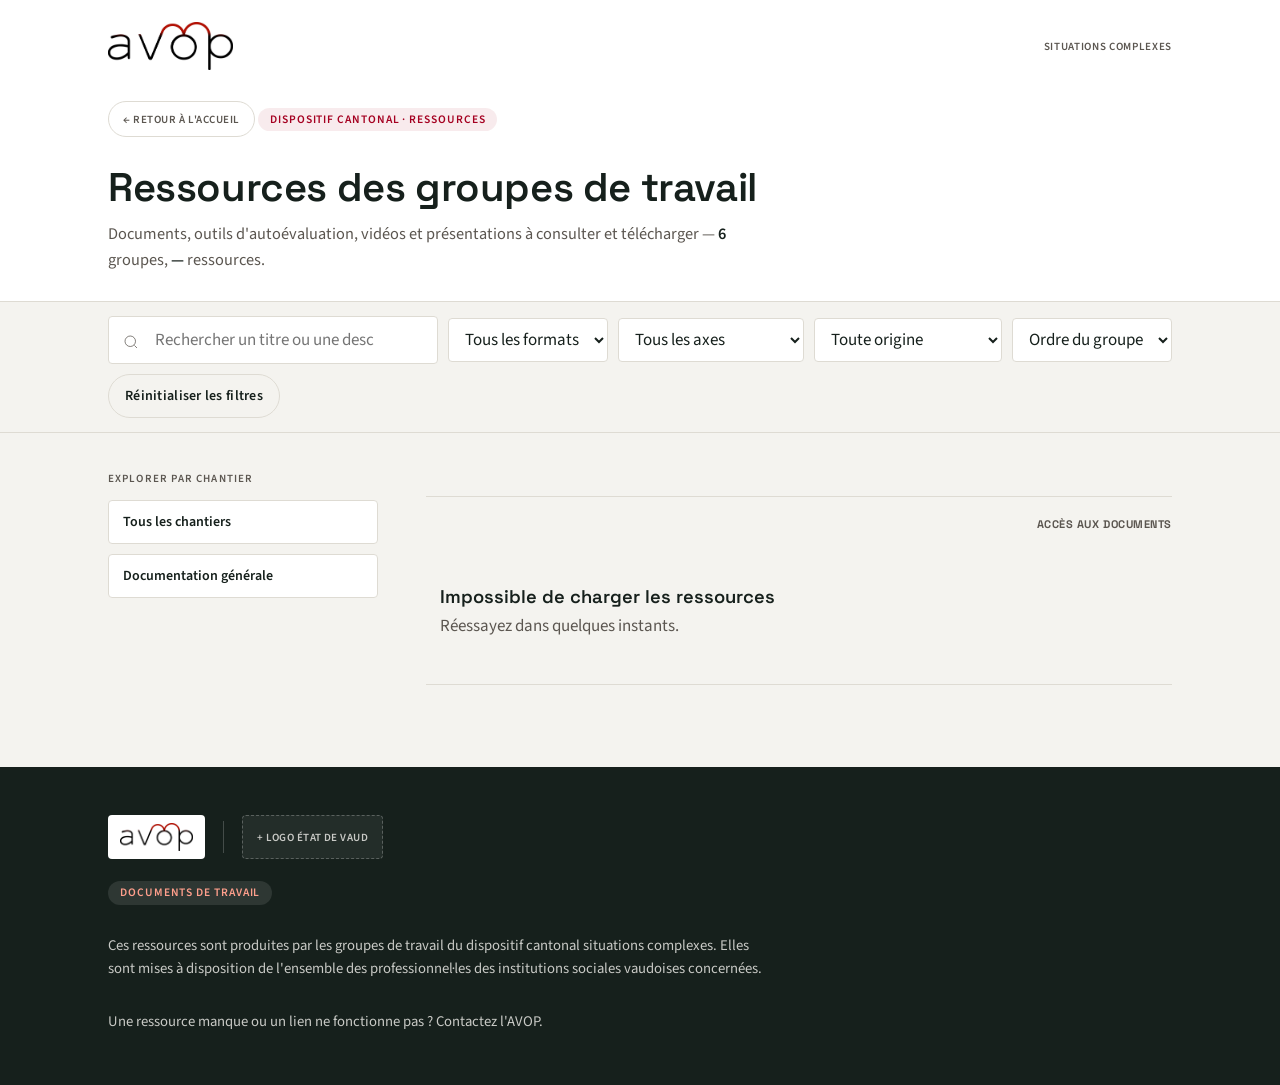
<file: ressources.html>
<!doctype html>
<html lang="fr">
<head>
<meta charset="utf-8">
<meta name="viewport" content="width=device-width, initial-scale=1">
<meta name="robots" content="noindex, nofollow">
<title>Ressources des groupes de travail — Situations complexes</title>
<link rel="preconnect" href="https://fonts.googleapis.com">
<link rel="preconnect" href="https://fonts.gstatic.com" crossorigin>
<link href="https://fonts.googleapis.com/css2?family=Space+Grotesk:wght@500;600;700&family=Source+Sans+3:wght@400;500;600;700&display=swap" rel="stylesheet">
<link rel="stylesheet" href="assets/theme.css">
<style>
.bandeau{background:var(--surface);padding:22px 0 28px;border-bottom:1px solid var(--trait)}
.entete{display:flex;justify-content:space-between;align-items:center;margin-bottom:26px}
.entete .logo-avop{height:48px}
.confidentiel{font:600 11px var(--texte);letter-spacing:.06em;text-transform:uppercase;color:var(--sourdine)}
.retour{display:inline-flex;align-items:center;min-height:36px;font:600 11px var(--texte);letter-spacing:.05em;text-transform:uppercase;color:var(--sourdine);text-decoration:none;gap:6px;margin-bottom:14px;border:1px solid var(--trait);border-radius:30px;padding:0 14px}
.retour:hover{color:var(--rouge-avop);border-color:var(--rouge-avop)}
h1{font:600 clamp(1.9rem,3.4vw,2.5rem)/1.15 var(--titre);max-width:720px;margin:14px 0 10px}
.chapo{color:var(--sourdine);font-size:1.02rem;max-width:640px;margin:0}
.chapo strong{color:var(--encre);font-weight:600}

.outils{position:sticky;top:0;z-index:5;background:rgba(244,243,239,.96);backdrop-filter:blur(6px);border-bottom:1px solid var(--trait);padding:14px 0}
.outils-inner{display:flex;gap:10px;align-items:center;flex-wrap:wrap}
.recherche{position:relative;flex:1 1 260px;max-width:460px}
.recherche svg{position:absolute;left:14px;top:17px;width:18px;height:18px;stroke:var(--sourdine);fill:none}
.recherche input{width:100%;height:48px;border:1px solid var(--trait);background:var(--surface);padding:0 46px;border-radius:var(--rayon);color:var(--encre)}
.recherche input:focus-visible{border-color:var(--rouge-avop)}
.effacer{position:absolute;right:2px;top:2px;width:44px;height:44px;border:0;background:none;color:var(--sourdine);cursor:pointer;font-size:20px;display:none;border-radius:50%}
.effacer.visible{display:block}
.select{height:44px;border:1px solid var(--trait);background:var(--surface);padding:0 12px;color:var(--encre);border-radius:var(--rayon);min-width:150px}
.bouton-reinit{height:44px;padding:0 16px;white-space:nowrap}

main{padding:38px 0 82px}
.layout{display:grid;grid-template-columns:270px 1fr;gap:48px;align-items:start}
.navigation{position:sticky;top:82px}
.navigation h2{font:600 11px var(--texte);letter-spacing:.1em;text-transform:uppercase;margin:0 0 14px;color:var(--sourdine)}
.tous-chantiers{display:flex;width:100%;justify-content:space-between;align-items:center;gap:10px;min-height:44px;padding:0 14px;text-align:left;background:var(--surface);border:1px solid var(--trait);border-radius:var(--rayon);color:var(--encre);cursor:pointer;font:600 14px var(--texte);margin-bottom:10px}
.tous-chantiers.actif{color:var(--rouge-avop);border-color:var(--rouge-avop);background:var(--rouge-teinte)}
.tous-chantiers small{font:11px var(--texte);opacity:.7}
.tous-chantiers.doc-generale{margin-bottom:22px}
.tous-chantiers.doc-generale.actif{color:var(--vert-texte);border-color:var(--vert-texte);background:var(--vert-teinte)}
.axe-groupe{margin-bottom:16px}
.axe-groupe > p{display:flex;align-items:baseline;gap:8px;font:700 11px var(--titre);letter-spacing:.06em;text-transform:uppercase;color:var(--sourdine);margin:0 0 6px;padding:0 4px}
.axe-groupe > p .n{color:var(--rouge-avop)}
.groupes{list-style:none;padding:6px;margin:0;display:flex;flex-direction:column;gap:2px;border:1px solid var(--trait);border-radius:var(--rayon-lg);background:var(--surface)}
.groupe{width:100%;min-height:44px;padding:8px 12px;text-align:left;background:none;border:0;border-radius:6px;color:var(--sourdine);cursor:pointer;display:flex;justify-content:space-between;align-items:center;gap:10px;font:400 14.5px var(--texte);transition:.15s}
.groupe:hover{color:var(--encre);background:var(--papier)}
.groupe.actif{color:var(--rouge-avop);font-weight:600;background:var(--rouge-teinte)}
.groupe small{font:11px var(--texte);opacity:.7}

.intro{border-bottom:1px solid var(--trait);padding-bottom:25px}
.intro h2{font:600 1.9rem/1.15 var(--titre);margin:0 0 8px}
.intro p{color:var(--sourdine);margin:0;max-width:680px}
.resultats{display:flex;justify-content:space-between;gap:12px;align-items:center;padding:20px 0 10px;color:var(--sourdine);font:700 11px var(--titre);letter-spacing:.05em;text-transform:uppercase}
.liste{list-style:none;padding:0;margin:0;display:flex;flex-direction:column;gap:10px}
.ressource{display:flex;gap:16px;align-items:flex-start;padding:20px 18px;border:1px solid var(--trait);border-radius:var(--rayon-lg);background:var(--surface)}
.ressource.origine-gt{background:var(--rouge-teinte);border-color:rgba(165,0,33,.14)}
.ressource.origine-externe{background:var(--surface)}
.ressource.cible{background:var(--rouge-teinte);outline:2px solid var(--rouge-avop);outline-offset:-2px}
.picto{flex:0 0 42px;width:42px;height:42px;border-radius:var(--rayon);background:var(--surface);color:var(--rouge-avop);display:flex;align-items:center;justify-content:center;box-shadow:inset 0 0 0 1px var(--trait)}
.picto svg{width:20px;height:20px;stroke:currentColor;fill:none;stroke-width:1.6;stroke-linecap:round;stroke-linejoin:round}
.corps{min-width:0;flex:1}
.meta{display:flex;gap:8px;flex-wrap:wrap;align-items:center;color:var(--sourdine);font:700 10.5px var(--titre);letter-spacing:.05em;text-transform:uppercase;margin-bottom:7px}
.meta .genre{color:var(--rouge-avop)}
.badge-origine{display:inline-flex;align-items:center;font:700 10px var(--texte);letter-spacing:.05em;text-transform:uppercase;border-radius:20px;padding:2px 9px}
.badge-origine.gt{color:var(--rouge-avop);background:rgba(165,0,33,.13)}
.badge-origine.externe{color:var(--sourdine);background:var(--surface);border:1px solid var(--trait)}
.ressource h3{font:600 1.15rem/1.3 var(--titre);margin:0 0 6px}
.ressource h3 a{color:inherit;text-decoration:none}
.ressource h3 a:hover{color:var(--rouge-avop);text-decoration:underline}
.ressource > .corps > p{font-size:.96rem;color:var(--sourdine);margin:0 0 10px;max-width:640px}
.ressource-actions{display:flex;gap:16px;align-items:center;flex-wrap:wrap}
.lien-ouvrir{display:inline-flex;align-items:center;gap:5px;min-height:44px;font:600 12.5px var(--texte);color:var(--rouge-avop);text-decoration:none}
.lien-ouvrir:hover{text-decoration:underline}
.lien-copier{display:inline-flex;align-items:center;gap:6px;min-height:44px;padding:0 14px;background:none;border:1px solid var(--trait);border-radius:20px;color:var(--sourdine);font:600 12px var(--texte);cursor:pointer}
.lien-copier:hover{border-color:var(--rouge-avop);color:var(--rouge-avop)}
.lien-copier[data-copie]{color:var(--vert-texte);border-color:var(--vert-texte)}
.vide{padding:44px 14px;border-bottom:1px solid var(--trait);color:var(--sourdine)}
.vide strong{display:block;color:var(--encre);font:600 1.15rem var(--titre);margin-bottom:5px}

@media(max-width:760px){
  .entete{margin-bottom:22px}
  .confidentiel{display:none}
  .outils-inner{align-items:stretch}
  .recherche{flex-basis:100%;max-width:none}
  .select{flex:1 1 45%}
  .layout{display:block}
  .navigation{position:static;margin-bottom:30px}
  .groupes{display:flex;overflow-x:auto;gap:6px;padding:0;border:0;background:none}
  .groupe{width:auto;white-space:nowrap;border:1px solid var(--trait);border-radius:30px;padding:0 14px;background:var(--surface)}
  .groupe.actif{border-color:var(--rouge-avop)}
  .ressource{padding:16px 14px}
}
</style>
</head>
<body>
<header class="bandeau"><div class="enveloppe">
<div class="entete"><img class="logo-avop" src="assets/AVOP-logo.webp" alt="AVOP — Association vaudoise des organisations privées pour personnes en difficulté"><div class="confidentiel">Situations complexes</div></div>
<a class="retour" href="index.html">← Retour à l'accueil</a>
<p class="etiquette">Dispositif cantonal · Ressources</p>
<h1>Ressources des groupes de travail</h1>
<p class="chapo">Documents, outils d'autoévaluation, vidéos et présentations à consulter et télécharger — <strong id="stat-groupes">6</strong> groupes, <strong id="stat-ressources">—</strong> ressources.</p>
</div></header>

<div class="outils"><div class="enveloppe outils-inner">
<div class="recherche"><svg viewBox="0 0 24 24" aria-hidden="true"><circle cx="11" cy="11" r="7"></circle><path d="m20 20-3.5-3.5"></path></svg><input type="search" id="recherche" placeholder="Rechercher un titre ou une description…" aria-label="Rechercher dans les titres et descriptions"><button class="effacer" id="effacer-recherche" type="button" aria-label="Effacer la recherche">×</button></div>
<select class="select" id="filtre" aria-label="Filtrer par format"><option value="tous">Tous les formats</option><option value="document">Documents</option><option value="video">Vidéos</option><option value="presentation">Présentations</option><option value="lien">Liens utiles</option></select>
<select class="select" id="axe" aria-label="Filtrer par axe"><option value="tous">Tous les axes</option></select>
<select class="select" id="origine" aria-label="Filtrer par origine"><option value="toutes">Toute origine</option><option value="gt">Produites par le GT</option><option value="externe">Ressources externes</option></select>
<select class="select" id="tri" aria-label="Trier les ressources"><option value="ordre">Ordre du groupe</option><option value="recent">Plus récentes</option><option value="ancien">Plus anciennes</option></select>
<button class="bouton secondaire bouton-reinit" id="reinitialiser" type="button">Réinitialiser les filtres</button>
</div></div>

<main><div class="enveloppe layout">
<nav class="navigation" aria-label="Groupes de travail"><h2>Explorer par chantier</h2>
<button type="button" class="tous-chantiers" id="bouton-tous">Tous les chantiers <small id="nb-tous"></small></button>
<button type="button" class="tous-chantiers doc-generale" id="bouton-general">Documentation générale <small id="nb-general"></small></button>
<div id="axes-nav"></div>
</nav>
<section aria-live="polite"><div class="intro" id="intro"></div><div class="resultats"><span id="compteur"></span><span>Accès aux documents</span></div><ul class="liste" id="liste"></ul></section>
</div></main>

<footer><div class="enveloppe">
<div class="co-marque">
  <img class="logo-avop" src="assets/AVOP-logo.webp" alt="AVOP — Association vaudoise des organisations privées pour personnes en difficulté">
  <div class="separateur" aria-hidden="true"></div>
  <!-- TODO : remplacer par le logo officiel de l'État de Vaud fourni par le porteur du projet -->
  <span class="logo-vaud-attente">+ logo État de Vaud</span>
</div>
<p class="etiquette">Documents de travail</p>
<p>Ces ressources sont produites par les groupes de travail du dispositif cantonal situations complexes. Elles sont mises à disposition de l'ensemble des professionnel·les des institutions sociales vaudoises concernées.</p>
<p>Une ressource manque ou un lien ne fonctionne pas ? Contactez l'AVOP.</p>
</div></footer>

<script>
let AXES=[],GROUPES=[],RESSOURCES=[],DOC_GENERALE=null,actif='tous';
const GENRES={document:['Document','M9 3H6a2 2 0 0 0-2 2v14a2 2 0 0 0 2 2h12a2 2 0 0 0 2-2V8z M9 3v5h5 M9 13h6 M9 17h6'],video:['Vidéo','M23 7l-7 5 7 5V7z M1 5h15v14H1z'],presentation:['Présentation','M3 4h18v12H3z M8 20h8 M12 16v4'],lien:['Lien utile','M10 14 21 3 M21 3h-6 M21 3v6 M18 13v6a2 2 0 0 1-2 2H5a2 2 0 0 1-2-2V8a2 2 0 0 1 2-2h6']};
const $=id=>document.getElementById(id), liste=$('liste'), recherche=$('recherche'), filtre=$('filtre'), tri=$('tri'), filtreOrigine=$('origine'), filtreAxe=$('axe'), axesNav=$('axes-nav'), boutonTous=$('bouton-tous'), boutonGenerale=$('bouton-general');

function axeDe(gtId){const g=GROUPES.find(x=>x.id===gtId);return g?g.axe:null}
function trouverGroupe(id){return (DOC_GENERALE&&id===DOC_GENERALE.id)?DOC_GENERALE:GROUPES.find(x=>x.id===id)}

function correspond(r,{ignorer}={}){
  const q=recherche.value.trim().toLowerCase();
  const matchGroupe = q || actif==='tous' ? true : r.gt===actif;
  if(!matchGroupe) return false;
  if(q && !`${r.titre} ${r.texte}`.toLowerCase().includes(q)) return false;
  if(ignorer!=='format' && filtre.value!=='tous' && r.genre!==filtre.value) return false;
  if(ignorer!=='origine' && filtreOrigine.value!=='toutes' && r.origine!==filtreOrigine.value) return false;
  if(ignorer!=='axe' && filtreAxe.value!=='tous' && axeDe(r.gt)!==filtreAxe.value) return false;
  return true;
}

function construireNav(){
  axesNav.innerHTML='';
  AXES.forEach(axe=>{
    const bloc=document.createElement('div');bloc.className='axe-groupe';
    bloc.innerHTML=`<p><span class="n">${String(axe.numero).padStart(2,'0')}</span> ${axe.nom}</p>`;
    const ul=document.createElement('ul');ul.className='groupes';ul.setAttribute('role','tablist');
    GROUPES.filter(g=>g.axe===axe.id).forEach(g=>{
      const li=document.createElement('li');
      const b=document.createElement('button');b.type='button';b.className='groupe';b.setAttribute('role','tab');
      b.innerHTML=`<span>${g.nom}</span><small>${RESSOURCES.filter(r=>r.gt===g.id).length}</small>`;
      b.onclick=()=>{actif=g.id;recherche.value='';rendre()};
      li.appendChild(b);ul.appendChild(li);
    });
    bloc.appendChild(ul);axesNav.appendChild(bloc);
  });
}

function majEtatsNav(){
  const q=recherche.value.trim();
  boutonTous.classList.toggle('actif',actif==='tous'&&!q);
  $('nb-tous').textContent=RESSOURCES.length;
  if(DOC_GENERALE){
    boutonGenerale.classList.toggle('actif',actif===DOC_GENERALE.id&&!q);
    $('nb-general').textContent=RESSOURCES.filter(r=>r.gt===DOC_GENERALE.id).length;
  }
  document.querySelectorAll('.groupe').forEach(b=>{
    const nom=b.querySelector('span').textContent;
    const g=GROUPES.find(x=>x.nom===nom);
    const estActif=g&&g.id===actif&&!q;
    b.classList.toggle('actif',estActif);b.setAttribute('aria-selected',String(!!estActif));
  });
}

function majOptions(){
  const compter=(dim,val)=>RESSOURCES.filter(r=>correspond(r,{ignorer:dim})&&(dim==='format'?r.genre===val:dim==='origine'?r.origine===val:axeDe(r.gt)===val)).length;
  [...filtre.options].forEach(o=>{if(o.value==='tous')return;const base={document:'Documents',video:'Vidéos',presentation:'Présentations',lien:'Liens utiles'}[o.value];o.textContent=`${base} (${compter('format',o.value)})`});
  [...filtreOrigine.options].forEach(o=>{if(o.value==='toutes')return;const base={gt:'Produites par le GT',externe:'Ressources externes'}[o.value];o.textContent=`${base} (${compter('origine',o.value)})`});
  [...filtreAxe.options].forEach(o=>{if(o.value==='tous')return;const axe=AXES.find(a=>a.id===o.value);o.textContent=`${axe.nom} (${compter('axe',o.value)})`});
}

function carte(r,avecGroupe){
  const g=trouverGroupe(r.gt),meta=GENRES[r.genre]||GENRES.document,li=document.createElement('li');
  const estExterne=r.origine==='externe';
  li.className=`ressource ${estExterne?'origine-externe':'origine-gt'}`;li.id=`res-${r.id}`;
  const permalien=`${location.origin}${location.pathname}?id=${encodeURIComponent(r.id)}`;
  const externe=/^https?:/.test(r.lien);
  li.innerHTML=`<span class="picto" aria-hidden="true"><svg viewBox="0 0 24 24"><path d="${meta[1]}"></path></svg></span>
  <div class="corps">
    <div class="meta"><span class="badge-origine ${estExterne?'externe':'gt'}">${estExterne?'Ressource externe':'Produit par le GT'}</span><span class="genre">${meta[0]}</span>${r.date?`<span>/</span><span>${r.date}</span>`:''}${r.duree?`<span>/</span><span>${r.duree}</span>`:''}${r.poids?`<span>/</span><span>${r.poids}</span>`:''}${avecGroupe&&g?`<span>/</span><span>${g.nom}</span>`:''}</div>
    <h3><a href="${r.lien||'#'}"${externe?' target="_blank" rel="noopener"':''}>${r.titre}</a></h3>
    <p>${r.texte||''}</p>
    <div class="ressource-actions">
      <a class="lien-ouvrir" href="${r.lien||'#'}"${externe?' target="_blank" rel="noopener"':''}>Ouvrir ${externe?'↗':''}</a>
      <button type="button" class="lien-copier" data-permalien="${permalien}">Copier le lien permanent</button>
    </div>
  </div>`;
  li.querySelector('.lien-copier').addEventListener('click',async(e)=>{
    const b=e.currentTarget;
    try{await navigator.clipboard.writeText(b.dataset.permalien);b.textContent='Lien copié ✓';b.setAttribute('data-copie','');}
    catch{b.textContent='Copie impossible';}
    setTimeout(()=>{b.textContent='Copier le lien permanent';b.removeAttribute('data-copie')},2500);
  });
  return li;
}

function vide(t,d){liste.innerHTML=`<li class="vide"><strong>${t}</strong>${d}</li>`}

function rendre(){
  const q=recherche.value.trim();
  majEtatsNav();majOptions();
  let items=RESSOURCES.filter(r=>correspond(r));
  items.sort((a,b)=>{
    if(tri.value==='recent') return (b.date||'').localeCompare(a.date||'');
    if(tri.value==='ancien') return (a.date||'').localeCompare(b.date||'');
    return (a.ordre??999)-(b.ordre??999);
  });
  $('effacer-recherche').classList.toggle('visible',!!q);
  $('intro').innerHTML = q
    ? '<h2>Résultats de recherche</h2><p>Toutes les ressources correspondant à votre recherche, tous chantiers confondus.</p>'
    : actif==='tous'
      ? '<h2>Tous les chantiers</h2><p>L\'ensemble des ressources publiées par les six groupes de travail et la documentation générale.</p>'
      : (()=>{const g=trouverGroupe(actif);return g?`<h2>${g.nom}</h2><p>${g.intro}</p>`:''})();
  $('compteur').textContent=`${items.length} ressource${items.length!==1?'s':''}`;
  liste.innerHTML='';
  if(!items.length){
    const g=actif!=='tous'&&!q?trouverGroupe(actif):null;
    vide(q?'Aucun résultat':(g?'Pas encore de ressource ici':'Aucune ressource'),
         q?'Essayez un autre terme ou réinitialisez les filtres.':(g?'Les documents de ce chantier seront déposés au fil des séances.':'Modifiez ou réinitialisez les filtres.'));
    return;
  }
  items.forEach(r=>liste.appendChild(carte(r,!!q||actif==='tous')));
}

boutonTous.addEventListener('click',()=>{actif='tous';recherche.value='';rendre()});
boutonGenerale.addEventListener('click',()=>{if(DOC_GENERALE){actif=DOC_GENERALE.id;recherche.value='';rendre()}});
$('effacer-recherche').addEventListener('click',()=>{recherche.value='';recherche.focus();rendre()});
$('reinitialiser').addEventListener('click',()=>{
  recherche.value='';filtre.value='tous';filtreOrigine.value='toutes';filtreAxe.value='tous';tri.value='ordre';actif='tous';rendre();
});
[recherche,filtre,tri,filtreOrigine,filtreAxe].forEach(x=>x.addEventListener('input',rendre));

Promise.all([
  fetch('data/config.json').then(r=>r.json()),
  fetch('data/groupes.json').then(r=>r.json())
]).then(([config,data])=>{
  AXES=data.axes.slice().sort((a,b)=>a.numero-b.numero);GROUPES=data.groupes;DOC_GENERALE=data.documentationGenerale||null;
  if(!DOC_GENERALE) boutonGenerale.style.display='none';
  filtreAxe.innerHTML='<option value="tous">Tous les axes</option>'+AXES.map(a=>`<option value="${a.id}">${a.nom}</option>`).join('');
  return fetch(`${config.supabaseUrl}/rest/v1/ressources?select=*`,{headers:{apikey:config.supabaseAnonKey,Authorization:`Bearer ${config.supabaseAnonKey}`}}).then(r=>r.json());
}).then(ressources=>{
  RESSOURCES=ressources;
  const params=new URLSearchParams(location.search),paramId=params.get('id'),paramGt=params.get('gt'),paramOrigine=params.get('origine');
  construireNav();
  if(paramId){
    const cible=RESSOURCES.find(r=>r.id===paramId);
    actif = cible ? cible.gt : 'tous';
  } else {
    actif = (GROUPES.some(g=>g.id===paramGt) || (DOC_GENERALE&&paramGt===DOC_GENERALE.id)) ? paramGt : 'tous';
  }
  if(paramOrigine==='gt'||paramOrigine==='externe') filtreOrigine.value=paramOrigine;
  $('stat-groupes').textContent=GROUPES.length;$('stat-ressources').textContent=RESSOURCES.length;
  rendre();
  if(paramId){
    const el=document.getElementById(`res-${paramId}`);
    if(el){el.classList.add('cible');el.scrollIntoView({block:'center'});el.setAttribute('tabindex','-1');el.focus({preventScroll:true})}
  }
}).catch(()=>{vide('Impossible de charger les ressources','Réessayez dans quelques instants.')});
</script>
</body></html>
</file>
<file: assets/theme.css>
/* Système visuel commun aux trois pages du site — dispositif cantonal
   situations complexes. Modifier ici pour que le changement se propage
   partout plutôt que de dupliquer les règles dans chaque page. */

:root{
  /* Palette — cinq couleurs nommées */
  --rouge-avop:#a50021;        /* AVOP — identité, actions, numérotation signature */
  --rouge-teinte:rgba(165,0,33,.08);
  --vert-vaud:#00954c;         /* État de Vaud — coportage, usage réservé (TODO: vérifier Pantone 355 C officiel) */
  --vert-teinte:rgba(0,149,76,.1);
  --vert-texte:#006b37;        /* variante foncée de vert-vaud, conforme AA en texte sur fond clair */
  --encre:#16201c;             /* texte, quasi-noir à sous-teinte verte */
  --papier:#f4f3ef;            /* fond, neutre froid — pas de crème */
  --surface:#ffffff;
  --trait:#dedbd3;
  --sourdine:#5b5650;          /* texte secondaire, AA sur papier/surface */

  --titre:"Space Grotesk",system-ui,sans-serif;
  --texte:"Source Sans 3",system-ui,sans-serif;

  --rayon:4px;
  --rayon-lg:8px;
  --ombre:0 8px 24px -16px rgba(22,32,28,.25);
  --cible:44px; /* cible tactile minimale */
}

*{box-sizing:border-box}
html{-webkit-text-size-adjust:100%}
body{margin:0;background:var(--papier);color:var(--encre);font:400 17px/1.6 var(--texte)}
button,input,select,textarea{font:inherit;color:inherit}
a{color:inherit}
img{max-width:100%;display:block}
h1,h2,h3{font-family:var(--titre);letter-spacing:-.01em;margin:0}
:focus-visible{outline:3px solid var(--rouge-avop);outline-offset:3px}

.enveloppe{max-width:1120px;margin:auto;padding:0 28px}
@media(max-width:760px){.enveloppe{padding:0 18px}}

/* Étiquettes courtes (surtitres, badges de statut, méta) */
.etiquette{display:inline-flex;align-items:center;gap:6px;font:600 11.5px/1 var(--texte);letter-spacing:.08em;text-transform:uppercase;color:var(--rouge-avop);background:var(--rouge-teinte);border-radius:20px;padding:6px 12px}
.etiquette.vert{color:var(--vert-texte);background:var(--vert-teinte)}
.etiquette.neutre{color:var(--sourdine);background:var(--surface);border:1px solid var(--trait)}

/* Numérotation signature : grands chiffres tabulaires, base du concept visuel */
.numero-signature{font:700 1.5rem/1 var(--titre);font-variant-numeric:tabular-nums;color:var(--rouge-avop)}

.bouton{display:inline-flex;align-items:center;justify-content:center;gap:8px;min-height:var(--cible);background:var(--encre);color:#fff;font:600 14px var(--texte);letter-spacing:.02em;text-decoration:none;padding:0 26px;border:0;border-radius:30px;cursor:pointer;transition:background .15s}
.bouton:hover{background:var(--rouge-avop)}
.bouton.secondaire{background:none;color:var(--encre);border:1px solid var(--trait)}
.bouton.secondaire:hover{background:var(--surface);border-color:var(--rouge-avop);color:var(--rouge-avop)}
.bouton.danger{background:none;color:var(--rouge-avop);border:1px solid var(--trait);min-height:36px;padding:0 14px}
.bouton.danger:hover{background:var(--rouge-teinte);border-color:var(--rouge-avop)}
.bouton[disabled]{opacity:.5;cursor:default}
.lien-texte{font:600 13.5px var(--texte);letter-spacing:.02em;color:var(--sourdine);text-decoration:underline;text-underline-offset:3px}
.lien-texte:hover{color:var(--rouge-avop)}

/* Bandeau co-marque : AVOP + État de Vaud, logos côte à côte */
.co-marque{display:flex;align-items:center;gap:18px;flex-wrap:wrap}
.co-marque .logo-avop{height:44px;width:auto}
.logo-vaud-attente{display:flex;align-items:center;gap:8px;height:44px;padding:0 14px;border:1px dashed var(--vert-vaud);border-radius:var(--rayon);background:var(--vert-teinte);color:var(--vert-texte);font:600 11px var(--texte);letter-spacing:.04em;text-transform:uppercase;white-space:nowrap}
.co-marque .separateur{width:1px;height:32px;background:var(--trait)}

footer{background:var(--encre);color:#c9cac6;padding:48px 0 44px}
footer .enveloppe{display:flex;flex-direction:column;align-items:flex-start;gap:22px}
footer .etiquette{background:rgba(255,255,255,.1);color:#ff9f8c}
footer .etiquette.vert{background:rgba(255,255,255,.12);color:#7fd9ab}
footer p{max-width:660px;margin:0 0 7px;font-size:.92rem;line-height:1.6}
footer a{color:#fff;text-decoration:underline;text-underline-offset:3px}
footer .logo-vaud-attente{border-color:rgba(255,255,255,.25);background:rgba(255,255,255,.06);color:#c9cac6}
footer .co-marque .logo-avop{background:#fff;padding:8px 12px;border-radius:var(--rayon)}
footer .co-marque .separateur{background:rgba(255,255,255,.2)}

@media(prefers-reduced-motion:reduce){*{animation:none!important;transition:none!important;scroll-behavior:auto!important}}

@media print{
  body{background:#fff;color:#000}
  .outils,.navigation,.nav-entete,.no-print,.bouton,.groupes,.actions,.lien-copier,.effacer{display:none!important}
  a{color:#000;text-decoration:underline}
  a[href^="http"]:after{content:" (" attr(href) ")";font-size:.8em;color:#333}
  .enveloppe{max-width:none;padding:0}
  .etiquette{border:1px solid #000;background:none!important;color:#000!important}
  footer{background:#fff;color:#000;border-top:1px solid #000}
  footer a{color:#000}
  .layout{display:block!important}
}
</file>
